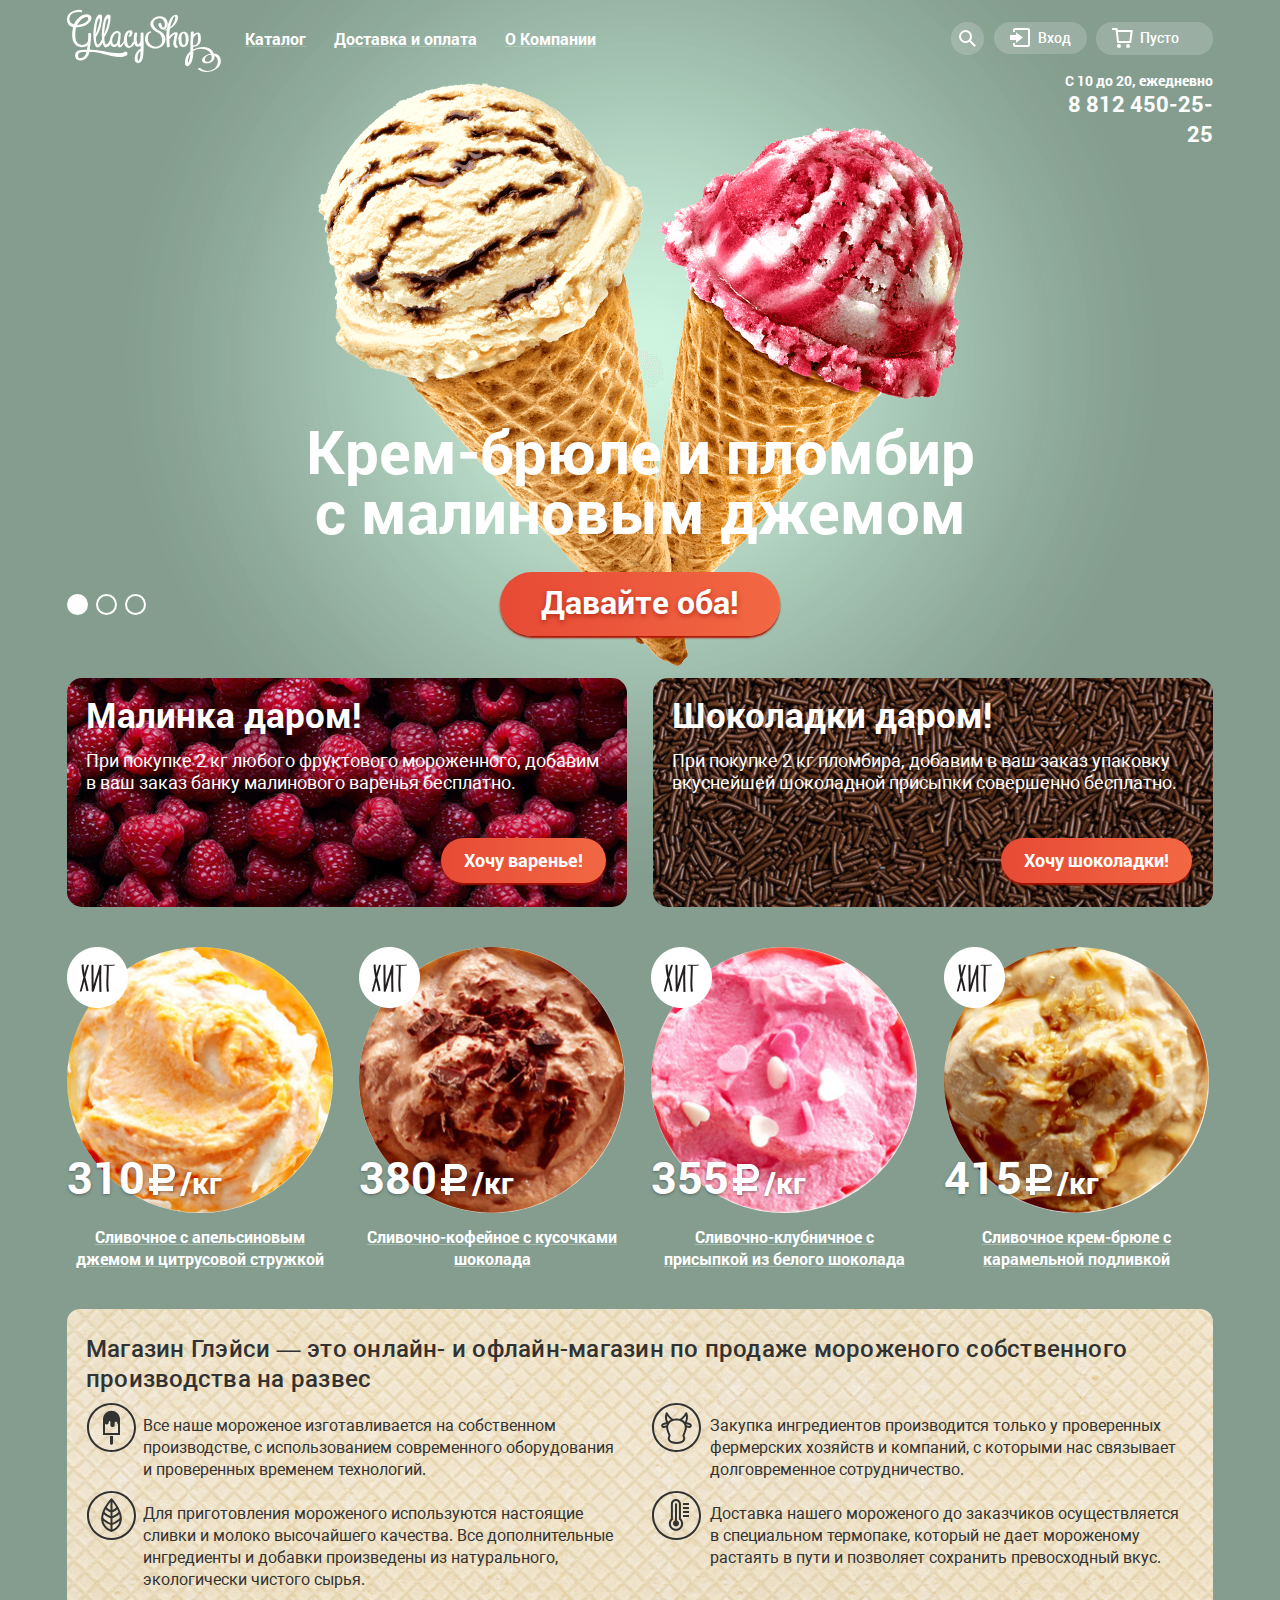
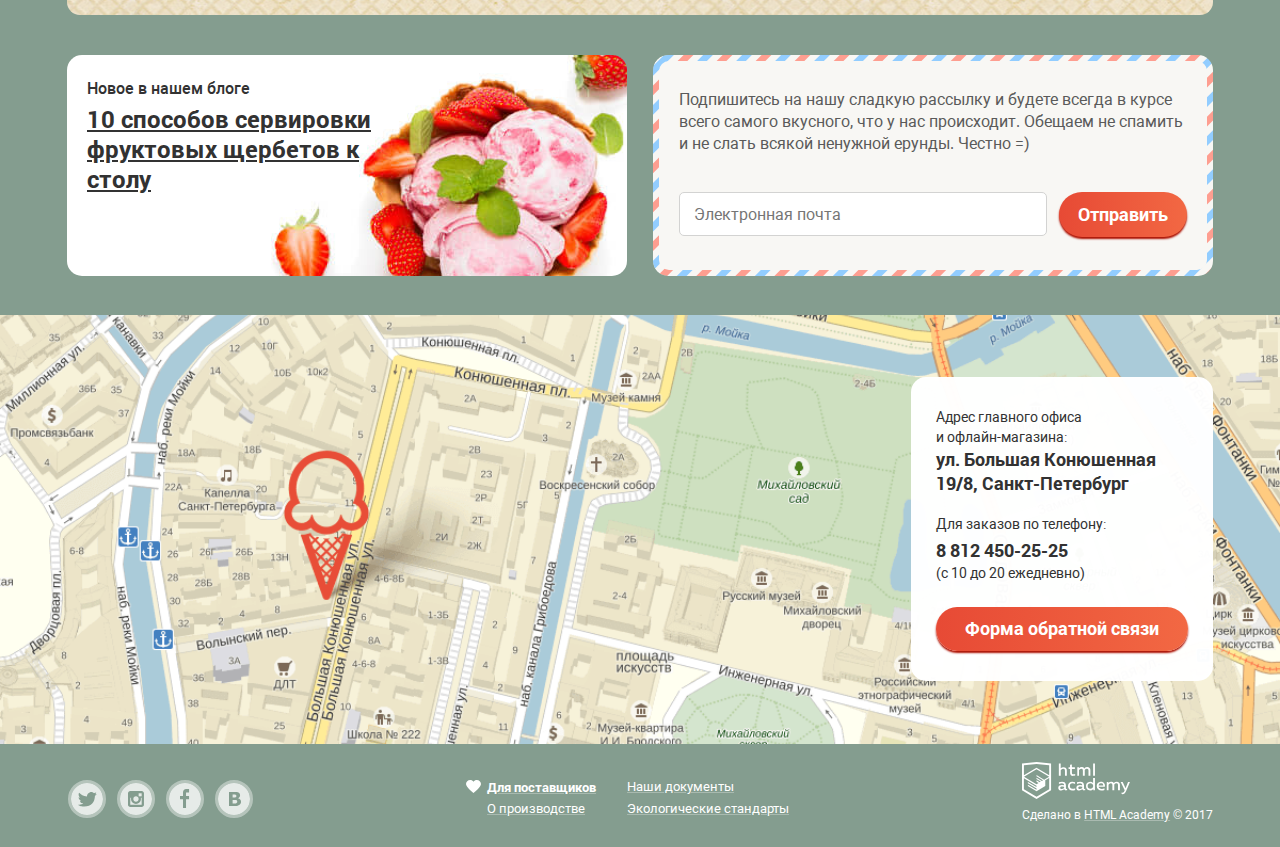
<file: index.html>
<!DOCTYPE html>
<html lang="ru">

<head>
  <meta charset="utf-8">
  <title>HTML Academy: Глейси</title>

  <link rel="stylesheet" href="css/normalize.min.css">
  <link rel="stylesheet" href="css/style.min.css">

  <!-- <link href="https://fonts.googleapis.com/css?family=Roboto:400,500,700&amp;subset=cyrillic" rel="stylesheet"> -->

</head>

<body>
  <input class="visually-hidden" type="radio" id="slider__radio-1" name="toggle" checked>
  <input class="visually-hidden" type="radio" id="slider__radio-2" name="toggle">
  <input class="visually-hidden" type="radio" id="slider__radio-3" name="toggle">
  <div class="slider-wrapper">
    <header class="page-header container">
      <a class="main-logo">
        <img class="main-logo__img" src="img/logo.svg" width="154" height="64" alt="Логотип Глейси">
      </a>
      <nav class="main-navigation">
        <ul class="main-menu">
          <li class="main-menu__item">
            <a class="main-menu__link" href="#">Каталог</a>
            <ul class="menu-catalog">
              <li class="menu-catalog__item">
                <a class="menu-catalog__link menu-catalog__link--new" href="#">Новинки</a>
              </li>
              <li class="menu-catalog__item">
                <a class="menu-catalog__link" href="catalog.html">Сливочное</a>
              </li>
              <li class="menu-catalog__item">
                <a class="menu-catalog__link" href="#">Щербеты</a>
              </li>
              <li class="menu-catalog__item">
                <a class="menu-catalog__link" href="#">Фруктовый лед</a>
              </li>
              <li class="menu-catalog__item">
                <a class="menu-catalog__link menu-catalog__link--last" href="#">Мелорин</a>
              </li>
            </ul>
          </li>
          <li class="main-menu__item">
            <a class="main-menu__link" href="#">Доставка и оплата</a>
          </li>
          <li class="main-menu__item">
            <a class="main-menu__link" href="#">О Компании</a>
          </li>
        </ul>
        <ul class="user-navigation">
          <li class="user-navigation__item search">
            <div class="user-navigation__icon search__icon" tabindex="0">
              <svg class="search__img" xmlns="http://www.w3.org/2000/svg" xmlns:xlink="http://www.w3.org/1999/xlink" width="17" height="17"
                viewBox="0 0 17 17">
                <path class="user-navigation__img-color search__img-color" fill="#fff" d="M16.958 15.527L11.75 10.32A6.455 6.455 0 0 0 13 6.5 6.5 6.5 0 1 0 6.5 13a6.465 6.465 0 0 0 3.839-1.263l5.205 5.204 1.414-1.414zM6.5 11C4.019 11 2 8.981 2 6.5S4.019 2 6.5 2 11 4.019 11 6.5 8.981 11 6.5 11z"
                />
              </svg>
            </div>
            <div class="user-navigation__inner search-container">
              <form class="search-form" method="get" action="https://echo.htmlacademy.ru">
                <p class="input-inner">
                  <input class="input search-form__input" type="text" name="search" id="search" placeholder="Что ищем?">
                  <label class="visually-hidden" for="search">Что ищем?</label>
                </p>
                <input class="visually-hidden" type="submit" value="отправить">
              </form>
            </div>
          </li>
          <li class="user-navigation__item login">
            <div class="user-navigation__icon" tabindex="0">
              <svg class="login__img" xmlns="http://www.w3.org/2000/svg" xmlns:xlink="http://www.w3.org/1999/xlink" width="21" height="19"
                viewBox="0 0 21 19">
                <g class="user-navigation__img-color login__img-color" fill="#fff">
                  <path d="M6 14.875L12.917 9.5 6 4.125v2.917H-.042v4.917H6z" />
                  <path d="M18 0H5C3.9 0 3 .9 3 2v2h2V2h13v15H5v-2H3v2c0 1.1.9 2 2 2h13c1.1 0 2-.9 2-2V2c0-1.1-.9-2-2-2z" />
                </g>
              </svg>
              <span class="user-navigation__text">Вход</span>
            </div>
            <div class="user-navigation__inner login-container">
              <form class="login-form" method="post" action="https://echo.htmlacademy.ru">
                <p class="input-inner login-form__item">
                  <input class="input login-form__input" type="email" name="email" id="login-form__email" placeholder="Электронная почта" required>
                  <label class="visually-hidden" for="login-form__email">Электронная почта</label>
                </p>
                <p class="input-inner login-form__item">
                  <input class="input login-form__input" type="password" name="password" id="login-form__password" placeholder="Пароль" required>
                  <label class="visually-hidden" for="login-form__password">Пароль</label>
                </p>
                <input class="button login-form__btn" type="submit" value="Войти">
              </form>
              <div class="login__links">
                <a class="link-black login__link" href="#">Забыли пароль?</a>
                <a class="link-black login__link" href="#">Новая регистрация</a>
              </div>
            </div>
          </li>
          <li class="user-navigation__item basket">
            <a class="user-navigation__icon basket__link" href="#" aria-label="Корзина">
              <svg class="basket__img" version="1.1" id="Layer_1" xmlns="http://www.w3.org/2000/svg" xmlns:xlink="http://www.w3.org/1999/xlink"
                x="0px" y="0px" width="21px" height="20px" viewBox="0 0 21 20" enable-background="new 0 0 21 20" xml:space="preserve">
                <g class="user-navigation__img-color" fill="#ffffff">
                  <path d="M5.657,2.031L5.422,0H0v2h3.64l1.5,13h13.988l1.699-12.969H5.657z M17.372,13H6.922L5.888,4.031h12.66
                  L17.372,13z"></path>
                  <circle cx="6.984" cy="18" r="2"></circle>
                  <circle cx="15.984" cy="18" r="2"></circle>
                </g>
              </svg>
              <span class="user-navigation__text">Пусто</span>
            </a>
          </li>
        </ul>
      </nav>
      <p class="work-time">
        С 10 до 20, ежедневно
        <br>
        <b class="work-time__phone">8 812 450-25-25</b>
      </p>
    </header>
    <main class="content">
      <div class="container">
        <h1 class="visually-hidden">Магазин мороженного Gllacy</h1>
        <section class="slider">
          <h2 class=visually-hidden>Самые популярные наборы</h2>
          <div class="slider__controls">
            <label class="slider__radio" for="slider__radio-1" aria-label="первый слайд"></label>
            <label class="slider__radio" for="slider__radio-2" aria-label="второй слайд"></label>
            <label class="slider__radio" for="slider__radio-3" aria-label="третий слайд"></label>
          </div>
          <ul class="slider__inner">
            <li class="slider__slide">
              <h3 class="slider__subtitle">Крем-брюле и пломбир с малиновым джемом</h3>
              <a class="button slider__button" href="#">Давайте оба!</a>
            </li>
            <li class="slider__slide">
              <h3 class="slider__subtitle">Шоколадный пломбир и лимонный сорбет</h3>
              <a class="button slider__button" href="#">Давайте оба!</a>
            </li>
            <li class="slider__slide">
              <h3 class="slider__subtitle">Пломбир с помадкой и клубничный щербет</h3>
              <a class="button slider__button" href="#">Давайте оба!</a>
            </li>
          </ul>
        </section>
        <!-- Конец слайдера -->
        <!-- Банеры -->
        <section class="stock">
          <h2 class="visually-hidden">Акции</h2>
          <article class="banner banner-raspberries">
            <h3 class="banner__title">Малинка даром!</h3>
            <p class="banner__text">
              При покупке 2 кг любого фруктового мороженного, добавим в ваш заказ банку малинового варенья бесплатно.
            </p>
            <a class="banner__button button" href="#">Хочу варенье!</a>
          </article>
          <article class="banner banner-chocolate">
            <h3 class="banner__title">Шоколадки даром!</h3>
            <p class="banner__text">
              При покупке 2 кг пломбира, добавим в ваш заказ упаковку вкуснейшей шоколадной присыпки совершенно бесплатно.
            </p>
            <a class="banner__button button" href="#">Хочу шоколадки!</a>
          </article>
        </section>
        <!-- Конец банеров -->
        <!-- Хиты -->
        <section class="hit">
          <h2 class="visually-hidden">Популярные товары</h2>
          <ul class="hit__list">
            <li class="hit__item">
              <article class="ice-cream ice-cream--hit">
                <img src="img/ice-orange.jpg" alt="Фото мороженного" width="267" height="267" class="ice-cream__img">
                <p class="ice-cream__price">310
                  <b class="rub">Р</b>
                  <span class="units">/кг</span>
                </p>
                <h3 class="ice-cream__name">
                  <a class="link-white ice-cream__link" href="#">
                    Сливочное с апельсиновым джемом и цитрусовой стружкой
                  </a>
                </h3>
                <div class="button-wrapper">
                  <a href="#" class="button ice-cream__button">Быстрый просмотр</a>
                </div>
              </article>
            </li>
            <li class="hit__item">
              <article class="ice-cream ice-cream--hit">
                <img src="img/ice-coffe.jpg" alt="Фото мороженного" width="267" height="267" class="ice-cream__img">
                <p class="ice-cream__price">380
                  <b class="rub">Р</b>
                  <span class="units">/кг</span>
                </p>
                <h3 class="ice-cream__name">
                  <a class="link-white ice-cream__link" href="#">
                    Сливочно-кофейное с кусочками шоколада
                  </a>
                </h3>
                <div class="button-wrapper">
                  <a href="#" class="button ice-cream__button">Быстрый просмотр</a>
                </div>
              </article>
            </li>
            <li class="hit__item">
              <article class="ice-cream ice-cream--hit">
                <img src="img/ice-strawberry.jpg" alt="Фото мороженного" width="267" height="267" class="ice-cream__img">
                <p class="ice-cream__price">355
                  <b class="rub">Р</b>
                  <span class="units">/кг</span>
                </p>
                <h3 class="ice-cream__name">
                  <a class="link-white ice-cream__link" href="#">
                    Сливочно-клубничное с присыпкой из белого шоколада
                  </a>
                </h3>
                <div class="button-wrapper">
                  <a href="#" class="button ice-cream__button">Быстрый просмотр</a>
                </div>
              </article>
            </li>
            <li class="hit__item">
              <article class="ice-cream ice-cream--hit">
                <img src="img/ice-creme-brulee.jpg" alt="Фото мороженного" width="267" height="267" class="ice-cream__img">
                <p class="ice-cream__price">415
                  <b class="rub">Р</b>
                  <span class="units">/кг</span>
                </p>
                <h3 class="ice-cream__name">
                  <a class="link-white ice-cream__link" href="#">
                    Сливочное крем-брюле с карамельной подливкой
                  </a>
                </h3>
                <div class="button-wrapper">
                  <a href="#" class="button ice-cream__button">Быстрый просмотр</a>
                </div>
              </article>
            </li>
          </ul>
        </section>
        <!-- Конец хитов -->
        <!-- Блок преимуществ -->
        <section class="about-us">
          <h2 class="visually-hidden">О нас</h2>
          <p class="about-us__text">
            Магазин Глэйси &mdash; это онлайн- и офлайн-магазин по продаже мороженого собственного производства на развес
          </p>
          <ul class="about-us__features features">
            <li class="features__item">
              <p class="features__text">
                Все наше мороженое изготавливается на собственном производстве, с использованием современного оборудования и проверенных
                временем технологий.
              </p>
            </li>
            <li class="features__item">
              <p class="features__text">
                Закупка ингредиентов производится только у проверенных фермерских хозяйств и компаний, с которыми нас связывает долговременное
                сотрудничество.
              </p>
            </li>
            <li class="features__item">
              <p class="features__text">
                Для приготовления мороженого используются настоящие сливки и молоко высочайшего качества. Все дополнительные ингредиенты
                и добавки произведены из натурального, экологически чистого сырья.
              </p>
            </li>
            <li class="features__item">
              <p class="features__text">
                Доставка нашего мороженого до заказчиков осуществляется в специальном термопаке, который не дает мороженому растаять в пути
                и позволяет сохранить превосходный вкус.
              </p>
            </li>
          </ul>
        </section>
        <!-- Конец блока преимуществ -->
        <div class="row-container">
          <article class="row-container__item blog">
            <h2 class="blog__title">Новое в нашем блоге</h2>
            <a class="link-black blog__link" href="#">10 способов сервировки фруктовых щербетов к столу</a>
          </article>
          <section class="row-container__item mail">
            <h2 class="visually-hidden">Подписаться на рассылку</h2>
            <div class="mail__inner">
              <p class="mail__text">
                Подпишитесь на нашу сладкую рассылку и будете всегда в курсе всего самого вкусного, что у нас происходит. Обещаем не спамить
                и не слать всякой ненужной ерунды. Честно =)
              </p>
              <form class="mail-form" method="get" action="https://echo.htmlacademy.ru">
                <p class="input-inner mail-form__inner">
                  <input class="input mail__input" type="email" name="mail" id="mail-form" placeholder="Электронная почта" required>
                  <label class="visually-hidden" for="mail-form">Электронная почта</label>
                </p>
                <input class="button mail__button" type="submit" value="Отправить">
              </form>
            </div>
          </section>
        </div>
      </div>
      <!-- Блок карты -->
      <div class="container contacts-container">
        <div class="contacts">
          <p class="contacts__address">
            Адрес главного офиса
            <br /> и офлайн-магазина:
            <br />
            <span class="bold">ул. Большая Конюшенная 19/8, Санкт-Петербург</span>
          </p>
          <p class="contacts__phone">
            Для заказов по телефону:
            <br />
            <span class="bold phone">8 812 450-25-25</span>
            (с 10 до 20 ежедневно)
          </p>
          <a class="button contacts__button" href="feedback.html">Форма обратной связи</a>
        </div>
      </div>
      <section class="map">
        <h2 class="visually-hidden">Как нас найти</h2>
        <iframe class="map__yandex" src="https://yandex.ru/map-widget/v1/-/CBa77JtT9B" width="900" height="429"></iframe>
      </section>
      <!-- Конец блока карты -->
    </main>
    <footer class="page-footer container">
      <ul class="footer-social">
        <li class="footer-social__btn">
          <a class="footer-social__link" href="#" aria-label="твиттер">
            <img src="img/twitter.svg" width="32" height="32" alt="твиттер">
          </a>
        </li>
        <li class="footer-social__btn">
          <a class="footer-social__link" href="#" aria-label="инстаграмм">
            <img src="img/instagram.svg" width="32" height="32" alt="инстаграмм">
          </a>
        </li>
        <li class="footer-social__btn">
          <a class="footer-social__link" href="#" aria-label="фейсбук">
            <img src="img/fb.svg" width="32" height="32" alt="фейсбук">
          </a>
        </li>
        <li class="footer-social__btn">
          <a class="footer-social__link" href="#" aria-label="вконтакте">
            <img src="img/vk.svg" width="32" height="32" alt="вконтакте">
          </a>
        </li>
      </ul>
      <ul class="footer-navigation">
        <li class="footer-navigation__items">
          <a class="link-white footer-navigation__link footer-navigation__link--bold" href="#">Для поставщиков</a>
          <a class="link-white footer-navigation__link" href="#">О производстве</a>
        </li>
        <li class="footer-navigation__items">
          <a class="link-white footer-navigation__link" href="#">Наши документы</a>
          <a class="link-white footer-navigation__link" href="#">Экологические стандарты</a>
        </li>
      </ul>
      <div class="copyright">
        <a class="copyright-logo" href="https://up.htmlacademy.ru/htmlcss/19">
          <img class="copyright__img" src="img/logo-htmlacademy.svg" width="108" height="39" alt="логотип htmlacademy" />
        </a>
        <p class="copyright__text">
          Сделано в
          <a class="link-white copyright__link" href="https://up.htmlacademy.ru/htmlcss/19">HTML Academy</a>
          &#169; 2017
        </p>
      </div>
    </footer>
  </div>
  <!-- всплывающее окно -->
  <section class="modal feedback">
    <h2 class="visually-hidden">Форма для отзыва</h2>
    <p class="feedback__text">
      Мы обязательно вам ответим!
    </p>
    <form class="feedback-form" method="post" action="https://echo.htmlacademy.ru">
      <p class="input-inner feedback-form__inner">
        <input class="input feedback-form__input" type="text" name="name" id="feedback-name" placeholder="Как вас зовут?">
        <label class="visually-hidden" for="feedback-name">Как вас зовут?</label>
      </p>
      <p class="input-inner feedback-form__inner">
        <input class="input feedback-form__input" type="email" name="feedback-email" id="feedback-email" placeholder="Ваша почта для ответа?">
        <label class="visually-hidden" for="feedback-email">Ваша почта для ответа?</label>
      </p>
      <p class="input-inner feedback-form__inner">
        <textarea class="input feedback-form__textarea" id="feedback-text" name="feedback-text" rows="6" placeholder="Напишите что-нибудь..." required></textarea>
        <label class="visually-hidden" for="feedback-text">Напишите что-нибудь...</label>
      </p>
      <input class="button feedback-form__btn" type="submit" value="Отправить" />
    </form>
    <button class="modal-close" aria-label="Закрыть окно">
      <img src="img/cross-big.svg" alt="Закрыть окно" width="18" height="17">
    </button>
  </section>
  <div class="modal-backdrop"></div>

  <script src="js/script.min.js"></script>

</body>

</html>
</file>
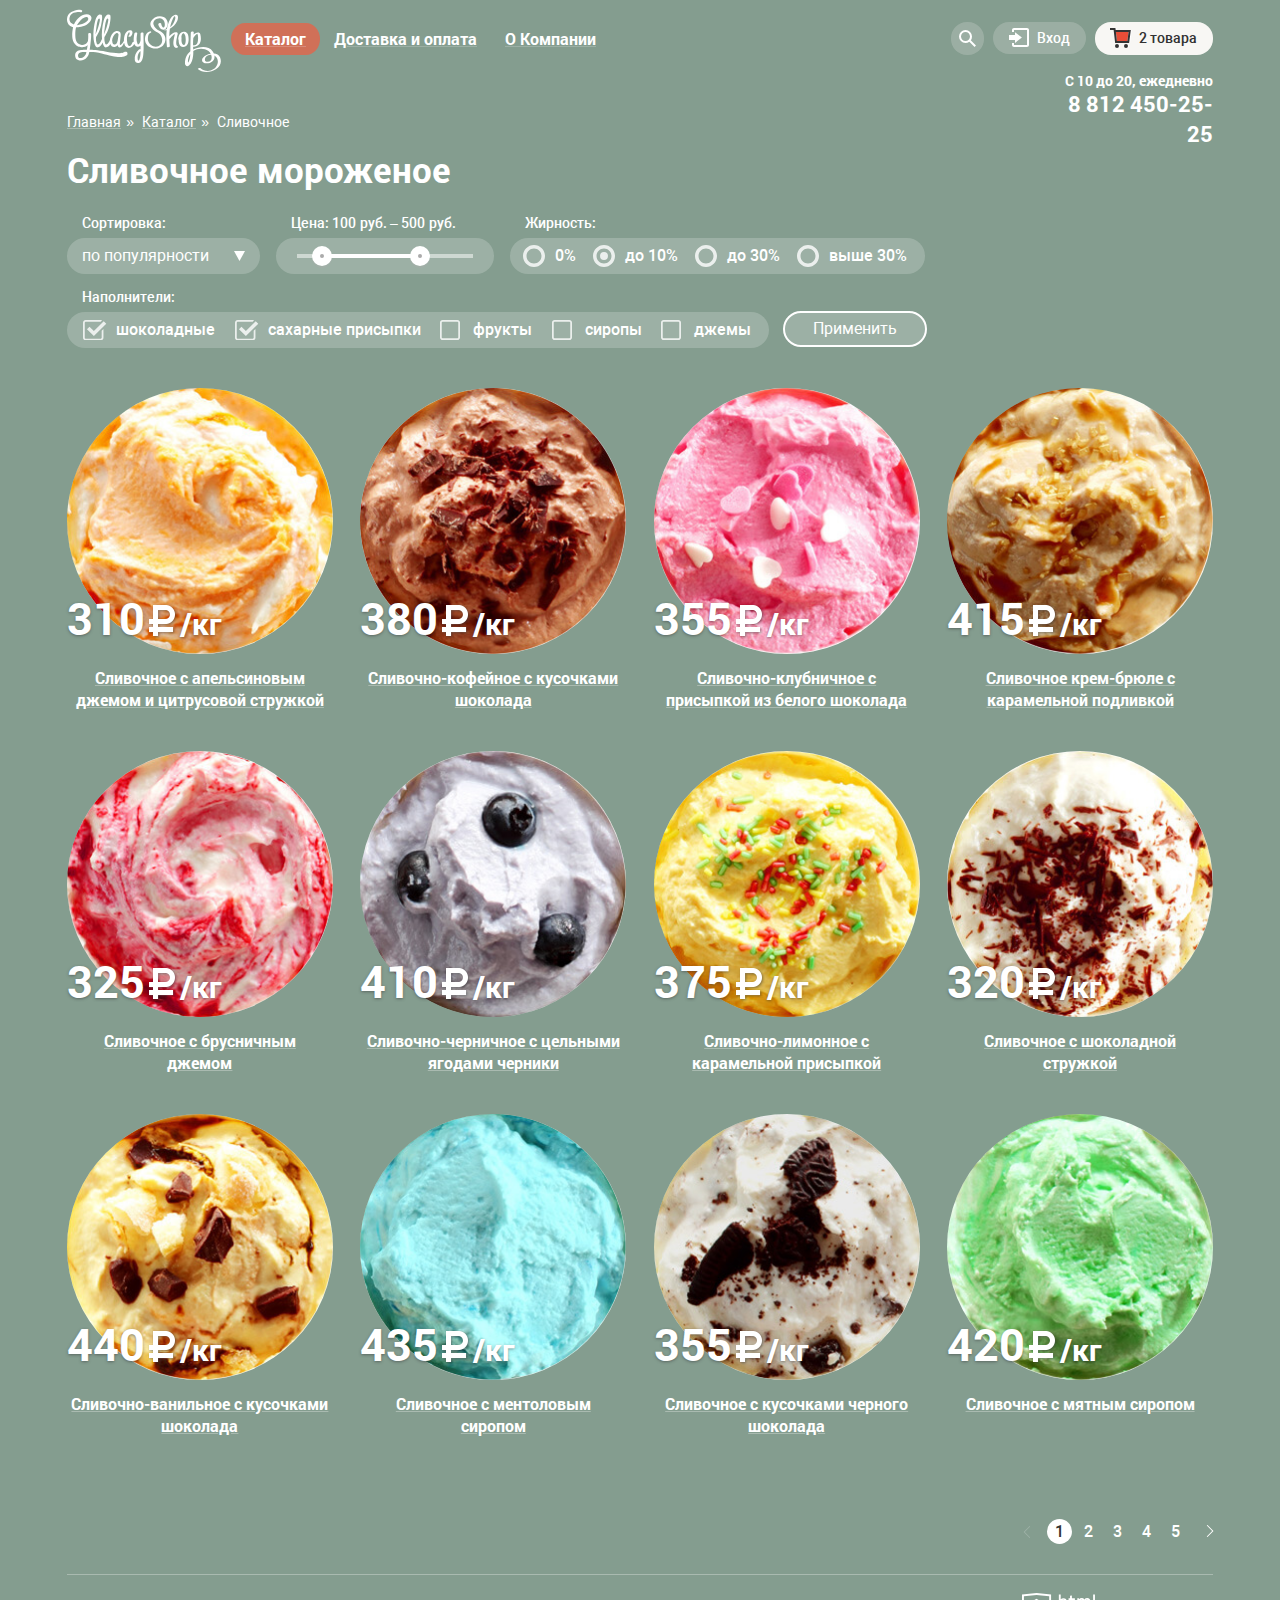
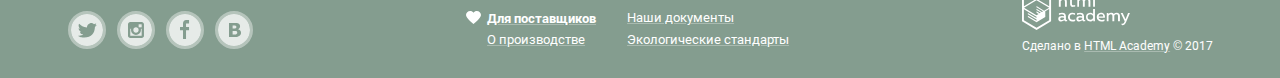
<file: catalog.html>
<!DOCTYPE html>
<html lang="ru">

<head>
  <meta charset="utf-8">
  <title>HTML Academy: Глейси</title>

  <link rel="stylesheet" href="css/normalize.min.css">
  <link rel="stylesheet" href="css/style.min.css">

  <!-- <link href="https://fonts.googleapis.com/css?family=Roboto:400,500,700&amp;subset=cyrillic" rel="stylesheet"> -->

</head>

<body>
  <header class="page-header container">
    <a class="main-logo" href="index.html">
      <img class="main-logo__img" src="img/logo.svg" width="154" height="64" alt="Логотип Глейси">
    </a>
    <nav class="main-navigation">
      <ul class="main-menu">
        <li class="main-menu__item">
          <a class="main-menu__link mein-menu__link--active" href="#">Каталог</a>
          <ul class="menu-catalog">
            <li class="menu-catalog__item">
              <a class="menu-catalog__link menu-catalog__link--new" href="#">Новинки</a>
            </li>
            <li class="menu-catalog__item menu-catalog__item--active">
              <a class="menu-catalog__link menu-catalog__link--active">Сливочное</a>
            </li>
            <li class="menu-catalog__item">
              <a class="menu-catalog__link" href="#">Щербеты</a>
            </li>
            <li class="menu-catalog__item">
              <a class="menu-catalog__link" href="#">Фруктовый лед</a>
            </li>
            <li class="menu-catalog__item">
              <a class="menu-catalog__link menu-catalog__link--last" href="#">Мелорин</a>
            </li>
          </ul>
        </li>
        <li class="main-menu__item">
          <a class="main-menu__link" href="#">Доставка и оплата</a>
        </li>
        <li class="main-menu__item">
          <a class="main-menu__link" href="#">О Компании</a>
        </li>
      </ul>
      <ul class="user-navigation">
        <li class="user-navigation__item search">
          <div class="user-navigation__icon search__icon" tabindex="0">
            <svg class="search__img" xmlns="http://www.w3.org/2000/svg" xmlns:xlink="http://www.w3.org/1999/xlink" width="17" height="17"
              viewBox="0 0 17 17">
              <path class="user-navigation__img-color search__img-color" fill="#fff" d="M16.958 15.527L11.75 10.32A6.455 6.455 0 0 0 13 6.5 6.5 6.5 0 1 0 6.5 13a6.465 6.465 0 0 0 3.839-1.263l5.205 5.204 1.414-1.414zM6.5 11C4.019 11 2 8.981 2 6.5S4.019 2 6.5 2 11 4.019 11 6.5 8.981 11 6.5 11z"
              />
            </svg>
          </div>
          <div class="user-navigation__inner search-container">
            <form class="search-form" method="get" action="https://echo.htmlacademy.ru">
              <p class="input-inner">
                <input class="input search-form__input" type="text" name="search" id="search" placeholder="Что ищем?">
                <label class="visually-hidden" for="search">Что ищем?</label>
              </p>
              <input class="visually-hidden" type="submit" value="отправить">
            </form>
          </div>
        </li>
        <li class="user-navigation__item login">
          <div class="user-navigation__icon" tabindex="0">
            <svg class="login__img" xmlns="http://www.w3.org/2000/svg" xmlns:xlink="http://www.w3.org/1999/xlink" width="21" height="19"
              viewBox="0 0 21 19">
              <g class="user-navigation__img-color login__img-color" fill="#fff">
                <path d="M6 14.875L12.917 9.5 6 4.125v2.917H-.042v4.917H6z" />
                <path d="M18 0H5C3.9 0 3 .9 3 2v2h2V2h13v15H5v-2H3v2c0 1.1.9 2 2 2h13c1.1 0 2-.9 2-2V2c0-1.1-.9-2-2-2z" />
              </g>
            </svg>
            <span class="user-navigation__text">Вход</span>
          </div>
          <div class="user-navigation__inner login-container">
            <form class="login-form" method="post" action="https://echo.htmlacademy.ru">
              <p class="input-inner login-form__item">
                <input class="input login-form__input" type="email" name="email" id="login-form__email" placeholder="Электронная почта" required>
                <label class="visually-hidden" for="login-form__email">Электронная почта</label>
              </p>
              <p class="input-inner login-form__item">
                <input class="input login-form__input" type="password" name="password" id="login-form__password" placeholder="Пароль" required>
                <label class="visually-hidden" for="login-form__password">Пароль</label>
              </p>
              <input class="button login-form__btn" type="submit" value="Войти">
            </form>
            <div class="login__links">
              <a class="link-black login__link" href="#">Забыли пароль?</a>
              <a class="link-black login__link" href="#">Новая регистрация</a>
            </div>
          </div>
        </li>
        <li class="user-navigation__item basket basket--full">
          <a class="user-navigation__icon basket__link basket__link--full" href="#" aria-label="Корзина">
            <svg class="basket__img" version="1.1" id="Layer_1" xmlns="http://www.w3.org/2000/svg" xmlns:xlink="http://www.w3.org/1999/xlink"
              x="0px" y="0px" width="21px" height="20px" viewBox="0 0 21 20" enable-background="new 0 0 21 20" xml:space="preserve">
              <g class="user-navigation__img-color" fill="#ffffff">
                <path d="M5.657,2.031L5.422,0H0v2h3.64l1.5,13h13.988l1.699-12.969H5.657z M17.372,13H6.922L5.888,4.031h12.66 L17.372,13z"></path>
                <circle cx="6.984" cy="18" r="2"></circle>
                <circle cx="15.984" cy="18" r="2"></circle>
              </g>
            </svg>
            <span class="user-navigation__text">2 товара</span>
          </a>
          <div class="user-navigation__inner basket-container">
            <table class="basket-table">
              <tr class="basket-table__row">
                <td class="basket-table__cell">
                  <a class="basket-table__delete" href="#" aria-label="удалить товар">
                    <img src="img/cross-small.svg" alt="удалить товар" width="11" height="11">
                  </a>
                </td>
                <td class="basket-table__cell">
                  <img class="basket-table__thumb" src="img/ice-orange.jpg" width="33" height="33" alt="иконка товара">
                </td>
                <td class="basket-table__cell">
                  <p class="basket-table__name">Пломбир с апельсиновым джемом</p>
                </td>
                <td class="basket-table__cell">
                  <p class="basket-table__weight">1,5 кг x
                    <span class="grey">200 руб.</span>
                  </p>
                </td>
                <td class="basket-table__cell">
                  <p class="basket-table__sum">300 руб.</p>
                </td>
              </tr>
              <tr class="basket-table__row">
                <td class="basket-table__cell">
                  <a class="basket-table__delete" href="#" aria-label="удалить товар">
                    <img src="img/cross-small.svg" alt="удалить товар" width="11" height="11">
                  </a>
                </td>
                <td class="basket-table__cell">
                  <img class="basket-table__thumb" src="img/ice-strawberry.jpg" width="33" height="33" alt="иконка товара">
                </td>
                <td class="basket-table__cell">
                  <p class="basket-table__name">Клубничный пломбир с присыпкой из белого шоколада</p>
                </td>
                <td class="basket-table__cell">
                  <p class="basket-table__weight">1,5 кг x
                    <span class="grey">300 руб.</span>
                  </p>
                </td>
                <td class="basket-table__cell">
                  <p class="basket-table__sum">450 руб.</p>
                </td>
              </tr>
            </table>
            <p class="basket__total">Итого: 750 руб.</p>
            <a class="button basket__button" href="#">Оформить заказ</a>
          </div>
        </li>
      </ul>
    </nav>
    <ul class="breadcrumbs">
      <li class="breadcrumbs__item">
        <a class="link-white" href="index.html">Главная</a>
      </li>
      <li class="breadcrumbs__item">
        <a class="link-white" href="#">Каталог</a>
      </li>
      <li class="breadcrumbs__item">Сливочное</li>
    </ul>
    <p class="work-time">
      С 10 до 20, ежедневно
      <br>
      <b class="work-time__phone">8 812 450-25-25</b>
    </p>
  </header>

  <main>
    <div class="container">
      <h1 class="title">Сливочное мороженое</h1>
      <form class="filters-form" method="get" action="https://echo.htmlacademy.ru">
        <div class="filters-form__row">
          <div class="filters-form__item form-item">
            <label class="form-item__name" for="filter-sorting">Сортировка:</label>
            <select class="form-item__filter filter filter--sorting" aria-label="сортировка" id="filter-sorting" name="sorting">
              <option selected value="popular">по популярности</option>
              <option value="cheap">сначала недорогие</option>
              <option value="expensive">сначала дорогие</option>
              <option value="fat-content">по жирности</option>
            </select>
          </div>
          <div class="filters-form__item form-item">
            <div class="form-item__name">
              <span>Цена: </span>
              <label class="visually-hidden" for="from">от</label>
              <input class="form-item__price form-item__price--from" type="text" id="from" name="from" value="100">
              <span>руб. – </span>
              <label class="visually-hidden" for="to">до</label>
              <input class="form-item__price form-item__price--to" type="text" id="to" name="to" value="500">
              <span>руб.</span>
              <button class="visually-hidden" type="submit">Показать</button>
            </div>
            <div class="form-item__filter filter filter--range">
              <div class="filter__base-line">
                <div class="filter__second-line"></div>
              </div>
              <button class="filter__btn filter__btn--left">Минимальная цена</button>
              <button class="filter__btn filter__btn--right">Максимальная цена</button>
            </div>
          </div>
          <fieldset class="filters-form__item form-item">
            <legend class="form-item__name">Жирность:</legend>
            <p class="form-item__filter filter filter--radio">
              <input class="filter__input" type="radio" id="0%" name="fat-content" value="0">
              <label class="filter__name filter__name--radio" for="0%">0%</label>
              <input class="filter__input" type="radio" id="10%" name="fat-content" value="10" checked>
              <label class="filter__name filter__name--radio" for="10%">до 10%</label>
              <input class="filter__input" type="radio" id="30%" name="fat-content" value="30">
              <label class="filter__name filter__name--radio" for="30%">до 30%</label>
              <input class="filter__input" type="radio" id=">30%" name="fat-content" value="100">
              <label class="filter__name filter__name--radio" for=">30%">выше 30%</label>
            </p>
          </fieldset>
        </div>
        <fieldset class="filters-form__item form-item">
          <legend class="form-item__name">Наполнители:</legend>
          <p class="form-item__filter filter filter--checkbox">
            <input class="filter__input" type="checkbox" id="chocolate" name="filler" value="chocolate" checked>
            <label class="filter__name filter__name--checkbox" for="chocolate">шоколадные</label>
            <input class="filter__input" type="checkbox" id="sugar" name="filler" value="sugar" checked>
            <label class="filter__name filter__name--checkbox" for="sugar">сахарные присыпки</label>
            <input class="filter__input" type="checkbox" id="fruit" name="filler" value="fruit">
            <label class="filter__name filter__name--checkbox" for="fruit">фрукты</label>
            <input class="filter__input" type="checkbox" id="syrup" name="filler" value="syrup">
            <label class="filter__name filter__name--checkbox" for="syrup">сиропы</label>
            <input class="filter__input" type="checkbox" id="jam" name="filler" value="jam">
            <label class="filter__name filter__name--checkbox" for="jam">джемы</label>
          </p>
        </fieldset>
        <input class="filters-form__btn" type="submit" value="Применить">
      </form>

      <section class="catalog">
        <h2 class="visually-hidden">Каталог мороженного</h2>
        <ul class="catalog__list">
          <li class="catalog__item">
            <article class="ice-cream">
              <img src="img/ice-orange.jpg" alt="Фото мороженного" width="267" height="267" class="ice-cream__img">
              <p class="ice-cream__price">310
                <b class="rub">Р</b>
                <span class="units">/кг</span>
              </p>
              <h3 class="ice-cream__name">
                <a class="link-white ice-cream__link" href="#">
                  Сливочное с апельсиновым джемом и цитрусовой стружкой
                </a>
              </h3>
              <div class="button-wrapper">
                <a href="#" class="button ice-cream__button">Быстрый просмотр</a>
              </div>
            </article>
          </li>
          <li class="catalog__item">
            <article class="ice-cream">
              <img src="img/ice-coffe.jpg" alt="Фото мороженного" width="267" height="267" class="ice-cream__img">
              <p class="ice-cream__price">380
                <b class="rub">Р</b>
                <span class="units">/кг</span>
              </p>
              <h3 class="ice-cream__name">
                <a class="link-white ice-cream__link" href="#">
                  Сливочно-кофейное с кусочками шоколада
                </a>
              </h3>
              <div class="button-wrapper">
                <a href="#" class="button ice-cream__button">Быстрый просмотр</a>
              </div>
            </article>
          </li>
          <li class="catalog__item">
            <article class="ice-cream">
              <img src="img/ice-strawberry.jpg" alt="Фото мороженного" width="267" height="267" class="ice-cream__img">
              <p class="ice-cream__price">355
                <b class="rub">Р</b>
                <span class="units">/кг</span>
              </p>
              <h3 class="ice-cream__name">
                <a class="link-white ice-cream__link" href="#">
                  Сливочно-клубничное с присыпкой из белого шоколада
                </a>
              </h3>
              <div class="button-wrapper">
                <a href="#" class="button ice-cream__button">Быстрый просмотр</a>
              </div>
            </article>
          </li>
          <li class="catalog__item">
            <article class="ice-cream">
              <img src="img/ice-creme-brulee.jpg" alt="Фото мороженного" width="267" height="267" class="ice-cream__img">
              <p class="ice-cream__price">415
                <b class="rub">Р</b>
                <span class="units">/кг</span>
              </p>
              <h3 class="ice-cream__name">
                <a class="link-white ice-cream__link" href="#">
                  Сливочное крем-брюле с карамельной подливкой
                </a>
              </h3>
              <div class="button-wrapper">
                <a href="#" class="button ice-cream__button">Быстрый просмотр</a>
              </div>
            </article>
          </li>
          <li class="catalog__item">
            <article class="ice-cream">
              <img src="img/ice-cowberry.jpg" alt="Фото мороженного" width="267" height="267" class="ice-cream__img">
              <p class="ice-cream__price">325
                <b class="rub">Р</b>
                <span class="units">/кг</span>
              </p>
              <h3 class="ice-cream__name">
                <a class="link-white ice-cream__link" href="#">
                  Сливочное с брусничным джемом
                </a>
              </h3>
              <div class="button-wrapper">
                <a href="#" class="button ice-cream__button">Быстрый просмотр</a>
              </div>
            </article>
          </li>
          <li class="catalog__item">
            <article class="ice-cream">
              <img src="img/ice-blueberry.jpg" alt="Фото мороженного" width="267" height="267" class="ice-cream__img">
              <p class="ice-cream__price">410
                <b class="rub">Р</b>
                <span class="units">/кг</span>
              </p>
              <h3 class="ice-cream__name">
                <a class="link-white ice-cream__link" href="#">
                  Сливочно-черничное с цельными ягодами черники
                </a>
              </h3>
              <div class="button-wrapper">
                <a href="#" class="button ice-cream__button">Быстрый просмотр</a>
              </div>
            </article>
          </li>
          <li class="catalog__item">
            <article class="ice-cream">
              <img src="img/ice-lemon.jpg" alt="Фото мороженного" width="267" height="267" class="ice-cream__img">
              <p class="ice-cream__price">375
                <b class="rub">Р</b>
                <span class="units">/кг</span>
              </p>
              <h3 class="ice-cream__name">
                <a class="link-white ice-cream__link" href="#">
                  Сливочно-лимонное с карамельной присыпкой
                </a>
              </h3>
              <div class="button-wrapper">
                <a href="#" class="button ice-cream__button">Быстрый просмотр</a>
              </div>
            </article>
          </li>
          <li class="catalog__item">
            <article class="ice-cream">
              <img src="img/ice-chocolate-chips.jpg" alt="Фото мороженного" width="267" height="267" class="ice-cream__img">
              <p class="ice-cream__price">320
                <b class="rub">Р</b>
                <span class="units">/кг</span>
              </p>
              <h3 class="ice-cream__name">
                <a class="link-white ice-cream__link" href="#">
                  Сливочное с шоколадной стружкой
                </a>
              </h3>
              <div class="button-wrapper">
                <a href="#" class="button ice-cream__button">Быстрый просмотр</a>
              </div>
            </article>
          </li>
          <li class="catalog__item">
            <article class="ice-cream">
              <img src="img/ice-vanilla.jpg" alt="Фото мороженного" width="267" height="267" class="ice-cream__img">
              <p class="ice-cream__price">440
                <b class="rub">Р</b>
                <span class="units">/кг</span>
              </p>
              <h3 class="ice-cream__name">
                <a class="link-white ice-cream__link" href="#">
                  Сливочно-ванильное с кусочками шоколада
                </a>
              </h3>
              <div class="button-wrapper">
                <a href="#" class="button ice-cream__button">Быстрый просмотр</a>
              </div>
            </article>
          </li>
          <li class="catalog__item">
            <article class="ice-cream">
              <img src="img/ice-menthol.jpg" alt="Фото мороженного" width="267" height="267" class="ice-cream__img">
              <p class="ice-cream__price">435
                <b class="rub">Р</b>
                <span class="units">/кг</span>
              </p>
              <h3 class="ice-cream__name">
                <a class="link-white ice-cream__link" href="#">
                  Сливочноe с ментоловым сиропом
                </a>
              </h3>
              <div class="button-wrapper">
                <a href="#" class="button ice-cream__button">Быстрый просмотр</a>
              </div>
            </article>
          </li>
          <li class="catalog__item">
            <article class="ice-cream">
              <img src="img/ice-pieces-chocolate.jpg" alt="Фото мороженного" width="267" height="267" class="ice-cream__img">
              <p class="ice-cream__price">355
                <b class="rub">Р</b>
                <span class="units">/кг</span>
              </p>
              <h3 class="ice-cream__name">
                <a class="link-white ice-cream__link" href="#">
                  Сливочное с кусочками черного шоколада
                </a>
              </h3>
              <div class="button-wrapper">
                <a href="#" class="button ice-cream__button">Быстрый просмотр</a>
              </div>
            </article>
          </li>
          <li class="catalog__item">
            <article class="ice-cream">
              <img src="img/ice-mint.jpg" alt="Фото мороженного" width="267" height="267" class="ice-cream__img">
              <p class="ice-cream__price">420
                <b class="rub">Р</b>
                <span class="units">/кг</span>
              </p>
              <h3 class="ice-cream__name">
                <a class="link-white ice-cream__link" href="#">
                  Сливочное с мятным сиропом
                </a>
              </h3>
              <div class="button-wrapper">
                <a href="#" class="button ice-cream__button">Быстрый просмотр</a>
              </div>
            </article>
          </li>
        </ul>
        <ul class="pages">
          <li class="pages__item pages__item--prev pages__item--disabled">
            <a class="pages__link pages__link--prev pages__link--disabled" aria-label="предыдущая страница">
              <svg xmlns="http://www.w3.org/2000/svg" width="8" height="12" viewBox="0 0 8 12">
                <path class="pages__color pages__color--disabled" fill="#C1C6CE"
                d="M7.237 5.642L1.729.133a.506.506 0 1 0-.716.716L6.163 6l-5.151 5.15a.507.507 0 0 0 .716.717l5.509-5.509a.504.504 0 0 0 0-.716z" />
              </svg>
            </a>
          </li>
          <li class="pages__item pages__item--active">
            <a class="pages__link pages__link--active">1</a>
          </li>
          <li class="pages__item">
            <a class="pages__link" href="#">2</a>
          </li>
          <li class="pages__item">
            <a class="pages__link" href="#">3</a>
          </li>
          <li class="pages__item">
            <a class="pages__link" href="#">4</a>
          </li>
          <li class="pages__item">
            <a class="pages__link" href="#">5</a>
          </li>
          <li class="pages__item pages__item--next">
            <a class="pages__link pages__link--next" href="#" aria-label="следующая страница">
              <svg xmlns="http://www.w3.org/2000/svg" width="8" height="12" viewBox="0 0 8 12">
                <path class="pages__color" fill="#C1C6CE"
                d="M7.237 5.642L1.729.133a.506.506 0 1 0-.716.716L6.163 6l-5.151 5.15a.507.507 0 0 0 .716.717l5.509-5.509a.504.504 0 0 0 0-.716z" />
              </svg>
            </a>
          </li>
        </ul>
      </section>
    </div>
  </main>

  <footer class="page-footer container">
    <ul class="footer-social">
      <li class="footer-social__btn">
        <a class="footer-social__link" href="#" aria-label="твиттер">
          <img src="img/twitter.svg" width="32" height="32" alt="твиттер">
        </a>
      </li>
      <li class="footer-social__btn">
        <a class="footer-social__link" href="#" aria-label="инстаграмм">
          <img src="img/instagram.svg" width="32" height="32" alt="инстаграмм">
        </a>
      </li>
      <li class="footer-social__btn">
        <a class="footer-social__link" href="#" aria-label="фейсбук">
          <img src="img/fb.svg" width="32" height="32" alt="фейсбук">
        </a>
      </li>
      <li class="footer-social__btn">
        <a class="footer-social__link" href="#" aria-label="вконтакте">
          <img src="img/vk.svg" width="32" height="32" alt="вконтакте">
        </a>
      </li>
    </ul>
    <ul class="footer-navigation">
      <li class="footer-navigation__items">
        <a class="link-white footer-navigation__link footer-navigation__link--bold" href="#">Для поставщиков</a>
        <a class="link-white footer-navigation__link" href="#">О производстве</a>
      </li>
      <li class="footer-navigation__items">
        <a class="link-white footer-navigation__link" href="#">Наши документы</a>
        <a class="link-white footer-navigation__link" href="#">Экологические стандарты</a>
      </li>
    </ul>
    <div class="copyright">
      <a class="copyright-logo" href="https://up.htmlacademy.ru/htmlcss/19">
        <img class="copyright__img" src="img/logo-htmlacademy.svg" width="108" height="39" alt="логотип htmlacademy" />
      </a>
      <p class="copyright__text">
        Сделано в
        <a class="link-white copyright__link" href="https://up.htmlacademy.ru/htmlcss/19">HTML Academy</a>
        &#169; 2017
      </p>
    </div>
  </footer>
</body>

</html>
</file>
<file: css/style.min.css>
.input,body{color:#323232}.banner-chocolate,.banner-raspberries,.rub::after,.slider-wrapper{background-repeat:no-repeat}.banner,.ice-cream,.mail__inner{-webkit-box-orient:vertical;-webkit-box-direction:normal}.mail,.map{background-size:cover}@font-face{font-family:Roboto;font-style:normal;font-weight:400;src:local('Roboto'),local('Roboto-Regular'),url(../fonts/roboto.woff2) format('woff2'),url(../fonts/roboto.woff) format('woff')}@font-face{font-family:Roboto;font-style:normal;font-weight:500;src:local('Roboto Medium'),local('Roboto-Medium'),url(../fonts/robotomedium.woff2) format('woff2'),url(../fonts/robotomedium.woff) format('woff')}@font-face{font-family:Roboto;font-style:normal;font-weight:700;src:local('Roboto Bold'),local('Roboto-Bold'),url(../fonts/robotobold.woff2) format('woff2'),url(../fonts/robotobold.woff) format('woff')}body{min-width:900px;margin:0;padding:0;font-family:Roboto,Arial,sans-serif;font-size:16px;line-height:22px;background-color:#849d8f}.button,.filter--sorting,.filters-form__btn,.input,.page-header{font-family:inherit}img{max-width:100%}.visually-hidden{position:absolute;width:1px;height:1px;margin:-1px;border:0;padding:0;white-space:nowrap;-webkit-clip-path:inset(100%);clip-path:inset(100%);clip:rect(0 0 0 0);overflow:hidden}.container{padding:0 2.3%;min-width:860px;max-width:1146px;margin:0 auto}.input-inner{margin:0}.input{padding:9px 14px;font-size:14px;font-weight:700;line-height:24px;border:1px solid #d3d3d2;border-radius:5px}.input:focus,.input:hover{padding:8px 13px;border:2px solid #9a9a9a}.input:focus{border:2px solid #2e88e4;outline:0}.input::-webkit-input-placeholder{font-weight:400}.input::-moz-placeholder{font-weight:400}.input:-moz-placeholder{font-weight:400}.input:-ms-input-placeholder{font-weight:400}.button{display:block;text-align:center;text-decoration:none;font-weight:700;color:#fff;background-image:linear-gradient(90deg,#e74a35 0,#f26843 100%);box-shadow:0 2px 2px 0 rgba(172,16,0,1);border:none;border-radius:18%/50%}.button:focus,.button:hover{outline:0;background-image:linear-gradient(90deg,rgba(231,74,53,.8) 0,rgba(242,104,67,.8) 100%);background-color:rgba(255,255,255,1)}.button:active{background-image:linear-gradient(90deg,#f26843 0,#e74a35 100%);box-shadow:inset 0 2px 2px 0 rgba(148,39,24,1)}.link-black{color:#323232;-webkit-text-decoration:underline rgba(0,0,0,.3);text-decoration:underline rgba(0,0,0,.3)}.link-black:active,.link-black:focus,.link-black:hover{color:#e84d37;-webkit-text-decoration:underline rgba(236,89,60,.3);text-decoration:underline rgba(236,89,60,.3)}.link-white{color:#fff;-webkit-text-decoration:underline rgba(255,255,255,.3);text-decoration:underline rgba(255,255,255,.3)}.link-white:active,.link-white:focus,.link-white:hover{color:#ffbc9e;-webkit-text-decoration:underline rgba(249,172,159,.3);text-decoration:underline rgba(249,172,159,.3)}.modal-backdrop{position:fixed;top:0;right:0;bottom:0;left:0;display:none;background-color:rgba(0,0,0,.3)}.feedback{position:fixed;top:20%;left:50%;z-index:1;box-sizing:border-box;padding:17px 24px 25px;margin-left:-239px;background-color:#f8f7f4;border-radius:12px;opacity:0;-webkit-transform:scale(0,1);transform:scale(0,1);transition-duration:.6s}.feedback__text{margin:0;font-size:24px;line-height:28px;font-weight:500;color:#323232}.feedback-form__inner{margin:18px 0 20px}.feedback-form__input,.feedback-form__input:focus,.feedback-form__input:hover{box-sizing:border-box;width:267px;height:44px;font-size:16px}.feedback-form__textarea{width:400px;max-width:400px;max-height:210px;padding-top:6px;padding-bottom:5px;line-height:24px}.feedback-form__textarea:focus,.feedback-form__textarea:hover{padding:5px 13px 4px}.feedback-form__btn{padding:10px 23px;margin-left:auto;font-size:18px;line-height:24px}.modal-close{position:absolute;top:15px;right:11px;background-color:transparent;border:none}body.modal-show .feedback,body.modal-show .modal-backdrop{display:block;opacity:1;-webkit-transform:scale(1,1);transform:scale(1,1)}.error{background-color:rgba(255,0,0,.2)}.page-header{position:relative;padding-top:9px;display:-webkit-box;display:flex;-webkit-box-pack:justify;justify-content:space-between;flex-wrap:wrap;-webkit-box-align:center;align-items:center;color:#fff}.main-logo{display:block;margin-right:10px;line-height:11px}.main-navigation{-webkit-box-flex:1;flex-grow:1;-webkit-box-align:center;align-items:center;width:calc(100% - 164px);min-height:37px;display:-webkit-box;display:flex;-webkit-box-pack:justify;justify-content:space-between}.main-menu{display:-webkit-box;display:flex;flex-wrap:wrap;max-width:calc(100% - 270px);padding:0;margin:0;font-size:16px;line-height:18px;font-weight:700;list-style:none}.breadcrumbs,.user-navigation{flex-wrap:wrap;list-style:none}.main-menu__item{position:relative;padding-bottom:5px}.main-menu__link{display:block;padding:7px 14px;color:#fff;-webkit-text-decoration:underline rgba(255,255,255,.2);text-decoration:underline rgba(255,255,255,.2);border-radius:14px/50%}.main-menu__item:focus .main-menu__link,.main-menu__item:hover .main-menu__link{color:#333;background-color:#f7f6f3;outline:0}.main-menu__link:active{box-shadow:inset 0 2px 1px 0 rgba(105,105,105,1)}.mein-menu__link--active,.menu-catalog__item--active{color:#fff;background-color:#d07058}.menu-catalog{display:none;min-width:143px;padding:0;background-color:#f8f7f4;list-style:none;border-radius:5px;box-shadow:0 20px 20px 0 rgba(0,0,0,.4)}.main-menu__item:hover .menu-catalog{position:absolute;top:37px;left:-7px;z-index:10;display:block}.menu-catalog__item{width:100%;font-weight:400}.menu-catalog__item:first-of-type{font-weight:700;border-radius:5px 5px 0 0}.menu-catalog__item:first-of-type::after{content:"";position:absolute;right:9px;left:6px;top:38px;height:1px;background-color:rgba(53,53,53,.2)}.menu-catalog__item:last-of-type{border-radius:0 0 5px 5px}.menu-catalog__item:not(:first-of-type){font-weight:400}.menu-catalog__item:focus,.menu-catalog__item:not(.menu-catalog__item--active):hover{background-color:#fbded7}.menu-catalog__link:active{background-color:#f6b5a5}.menu-catalog__link{display:block;padding:0 20px;font-size:14px;line-height:32px;color:#323232;text-decoration:none}.menu-catalog__link--new{padding:3px 20px 4px}.menu-catalog__link--last{padding-bottom:4px}.user-navigation{display:-webkit-box;display:flex;-webkit-box-pack:justify;justify-content:space-between;width:262px;padding:0;margin:0}.user-navigation__item{position:relative;padding-bottom:5px}.user-navigation__item:hover .user-navigation__inner{position:absolute;top:30px;right:0;z-index:10;display:block}.user-navigation__inner{display:none;margin-top:6px}.user-navigation__icon{display:-webkit-box;display:flex;-webkit-box-align:center;align-items:center;padding:6px 16px 7px;font-size:14px;line-height:16px;font-weight:500;color:#fff;text-decoration:none;background-color:rgba(248,247,244,.2);border-radius:16px}.basket__total,.work-time{font-weight:700;text-align:right}.search__icon{padding:8px}.user-navigation__item:focus .user-navigation__icon,.user-navigation__item:focus .user-navigation__img-color,.user-navigation__item:hover .user-navigation__icon,.user-navigation__item:hover .user-navigation__img-color{color:#323232;fill:#323232;background-color:rgba(248,247,244,1)}.basket-container,.login-container,.search-container{background-color:#f8f7f4;box-shadow:0 20px 20px 0 rgba(0,0,0,.4)}.user-navigation__text{padding-left:7px}.search-container{padding:20px 15px;border-radius:6px}.search-form__input{width:281px}.login-container{position:relative;padding:20px 17px 22px 19px;border-radius:6px}.login-form__item{margin:0 0 20px}.login-form__input{width:211px}.login-form__btn{padding:10px 24px;font-size:18px;line-height:24px;cursor:pointer}.login__links{position:absolute;bottom:23px;right:17px;width:120px;font-size:13px;line-height:22px}.basket{font-size:13px;line-height:16px;color:#323232}.basket-container{width:512px;padding:14px 14px 21px;border-radius:5px}.basket__link{min-width:85px}.basket__link--full{position:relative;color:#323232;background-color:rgba(248,247,244,1)}.basket__link--full::before{content:url(../img/basket-full.svg);position:absolute;top:6px;left:15px}.basket-table{width:100%;border-bottom:1px solid #cacac7}.grey{color:#999}.basket-table__cell{padding-bottom:10px;vertical-align:top}.basket-table__row:last-of-type .basket-table__cell{padding-bottom:14px}.basket-table__cell:first-child{width:12px}.basket-table__delete,.basket-table__name,.basket-table__sum,.basket-table__weight{display:block;margin:12px 0 0}.basket-table__thumb{padding:3px 3px 0 9px;border-radius:50%}.basket-table__name{width:220px}.basket-table__weight{width:107px}.basket-table__sum{min-width:58px}.basket__total{margin:14px 0;font-size:15px;line-height:18px}.basket__button{width:145px;padding:10px 14px;margin:0 1px 0 auto;font-size:18px;line-height:24px;border-radius:18px/50%}.breadcrumbs,.work-time{font-size:14px;line-height:16px}.breadcrumbs{display:-webkit-box;display:flex;padding:0;margin:21px 0 0;max-width:75%;color:#fff}.breadcrumbs__item{position:relative;padding-right:21px}.breadcrumbs__item:not(:last-child)::after{content:"\00BB";position:absolute;top:0;right:8px}.work-time{width:170px;margin:0 0 0 auto}.work-time__phone{font-size:22px;font-weight:inherit;line-height:30px}.slider-wrapper{background-color:#849d8f;background-image:url(../img/slide-1.png);background-position:50% 0;transition:background-image .5s,background-color .5s}.slider-wrapper::after,.slider-wrapper::before{content:"";visibility:hidden}.slider-wrapper::before{background-image:url(../img/slide-2.png)}.slider-wrapper::after{background-image:url(../img/slide-3.png)}#slider__radio-1:checked~.slider-wrapper{background-color:#849d8f;background-image:url(../img/slide-1.png)}#slider__radio-2:checked~.slider-wrapper{background-color:#8996a6;background-image:url(../img/slide-2.png)}#slider__radio-3:checked~.slider-wrapper{background-color:#9d8b84;background-image:url(../img/slide-3.png)}.slider{position:relative;padding-top:272px;padding-bottom:42px}.slider__controls{position:absolute;bottom:63px;display:-webkit-box;display:flex;width:200px}.slider__radio{display:block;width:17px;height:17px;margin-right:8px;border:2px solid #fff;border-radius:50%;cursor:pointer}#slider__radio-1:checked~.slider-wrapper label[for=slider__radio-1],#slider__radio-2:checked~.slider-wrapper label[for=slider__radio-2],#slider__radio-3:checked~.slider-wrapper label[for=slider__radio-3]{background-color:#fff}.slider__inner{padding:0;margin:0;list-style:none}.slider__slide{display:none;text-align:center}#slider__radio-1:checked~.slider-wrapper .slider__slide:nth-child(1),#slider__radio-2:checked~.slider-wrapper .slider__slide:nth-child(2),#slider__radio-3:checked~.slider-wrapper .slider__slide:nth-child(3){display:block}.slider__subtitle{width:685px;margin:0 auto 31px;font-size:60px;line-height:60px;font-weight:700;color:#fff}.banner,.stock{margin-bottom:20px}.slider__button{display:inline-block;max-width:450px;padding:8px 41px 12px;font-size:32px;line-height:44px;text-shadow:0 2px 5px rgba(160,32,11,.76);vertical-align:middle;border-radius:32px/50%}.stock{display:-webkit-box;display:flex;flex-wrap:wrap;-webkit-box-pack:justify;justify-content:space-between}.banner,.hit__list{display:-webkit-box}.banner{box-sizing:border-box;display:flex;flex-direction:column;width:48.85%;min-height:229px;padding:16px 21px 24px 19px;font-size:18px;line-height:22px;color:#fff;border-radius:15px}.features,.hit__list{flex-wrap:wrap;list-style:none}.banner:nth-of-type(2n-1){margin-right:2.3%}.banner-raspberries{background-color:#c3173b;background-image:url(../img/raspberries.jpg);background-position:22% 52%}.banner-chocolate{background-color:#4a2b1b;background-image:url(../img/chocolate.jpg);background-position:81% 47%}.banner__title{margin:0;font-size:35px;line-height:41px}.banner__text{margin:15px 0}.banner__button{padding:10px 23px;margin:auto 0 0 auto;align-self:flex-end;line-height:25px;border-radius:23px}.hit__list{display:flex;padding:0;margin:0 0 12px}.hit__item{position:relative;width:23.2%;margin-bottom:20px}.hit__item:not(:nth-child(4n)){margin-right:2.3%}.ice-cream{position:relative;display:-webkit-box;display:flex;flex-direction:column;min-height:285px;font-weight:500;text-align:center;color:#fff}.ice-cream--hit::after{content:url(../img/hit.png);position:absolute;top:0;left:0;z-index:1}.ice-cream::before,.rub::after{content:""}.ice-cream__img{border-radius:50%;width:100%;height:auto;min-height:1px}.ice-cream__price{width:100%;margin:-59px 0 0;font-size:45px;line-height:45px;font-weight:700;text-align:left;text-shadow:0 1px 3px rgba(49,50,53,.5)}.units{font-size:30px;line-height:35px}.rub{position:relative;padding-left:13px;font-size:0;font-weight:inherit}.rub::after{position:absolute;top:-31px;left:-8px;width:31px;height:36px;background-image:url([data-uri])}.ice-cream__name{min-height:44px;margin:9px 4px 7px;font-size:16px;line-height:22px}.button-wrapper{position:absolute;bottom:-47px;display:block;width:100%}.ice-cream__button{display:none;padding:9px 14px 11px;margin:0 auto;font-size:18px;line-height:24px;font-weight:700;border-radius:17px/50%}.ice-cream::before{position:absolute;top:-2%;left:-5%;z-index:-1;display:block;width:110%;height:123%}.ice-cream:hover::before{border-radius:5px;background-color:rgba(255,255,255,.2);box-shadow:0 20px 20px 0 rgba(0,0,0,.4)}.ice-cream:hover{z-index:1}.ice-cream:hover .ice-cream__button{display:inline-block;vertical-align:top}.about-us{padding:25px 21px 2px 19px;margin-bottom:40px;font-size:16px;line-height:22px;color:#323232;background-color:#f0e5d0;background-image:url(../img/waffle-fon.jpg);background-position:3% 3%;background-repeat:repeat;border-radius:13px}.blog,.filter--sorting,.filter__btn,.mail,.map{background-repeat:no-repeat}.about-us__text{margin:0 0 21px;font-size:24px;line-height:30px;font-weight:500;letter-spacing:.01em}.features{display:-webkit-box;display:flex;-webkit-box-pack:justify;justify-content:space-between;padding:0;margin:0}.features__item{position:relative;box-sizing:border-box;width:48.7%;padding-left:57px;margin-bottom:22px}.features__item::before{content:url(../img/ice-cream.svg);position:absolute;top:-12px;left:1px}.features__item:nth-child(2)::before{content:url(../img/cow.svg);left:-1px}.features__item:nth-child(3)::before{content:url(../img/leaf.svg)}.features__item:nth-child(4)::before{content:url(../img/thermometer.svg);left:-1px}.features__text{margin:0}.row-container{margin-bottom:19px;display:-webkit-box;display:flex;flex-wrap:wrap;-webkit-box-pack:justify;justify-content:space-between}.row-container__item{width:48.85%;min-height:221px;box-sizing:border-box;margin-bottom:20px;border-radius:15px}.row-container__item:nth-child(2n-1){margin-right:2.3%}.blog{padding:23px 20px;background-color:#fff;background-image:url(../img/strawberry-fon.jpg);background-position:17% 39%}.blog__title{margin:0 0 4px;font-size:16px;line-height:22px;font-weight:500;color:#323232}.blog__link,.bold,.mail__button,.title{font-weight:700}.blog__link{display:block;width:320px;font-size:24px;line-height:30px;color:#323232;-webkit-text-decoration:underline #323232;text-decoration:underline #323232}.mail,.mail__inner{display:-webkit-box}.mail{display:flex;padding:6px;background-image:url(../img/letter-fon.svg)}.mail__inner{display:flex;flex-direction:column;box-sizing:border-box;min-height:209px;width:100%;padding:28px 20px 33px;background-color:#f8f7f4;border-radius:10px}.mail__text{margin:0 0 10px;font-size:16px;line-height:22px;color:#5a5a5a}.mail-form{display:-webkit-box;display:flex;-webkit-box-align:center;align-items:center;-webkit-box-pack:justify;justify-content:space-between;margin-top:auto;margin-bottom:0}.mail-form__inner{-webkit-box-flex:1;flex-grow:1;margin-right:12px}.mail__input{box-sizing:border-box;width:100%;font-size:16px}.mail__button{padding:10px 19px 11px;font-size:18px;line-height:24px;cursor:pointer}.map{min-height:429px;line-height:0;overflow:hidden;background-image:url(../img/map.png);background-position:50% 50%}.map__yandex{width:100%;border:0}.contacts-container{position:relative;box-sizing:border-box;width:95.5%}.contacts{position:absolute;top:62px;right:0;width:252px;padding:30px 25px;margin-left:auto;margin-right:0;font-size:14px;line-height:20px;color:#323232;background-color:rgba(255,255,255,.98);border-radius:15px}.contacts__address{margin:0}.contacts__phone{margin:18px 0 23px;line-height:22px}.bold,.contacts__button{font-size:18px;line-height:24px}.phone{display:block;padding-top:3px}.contacts__button{padding:9px 2px 11px;border-radius:21px/50%}.title{margin:0 0 25px;font-size:35px;line-height:41px;color:#fff}.filters-form{display:-webkit-box;display:flex;flex-wrap:wrap;-webkit-box-pack:justify;justify-content:space-between;width:860px;margin-bottom:25px;font-size:14px;line-height:16px;font-weight:500;color:#fff}.filters-form__row{display:-webkit-box;display:flex;flex-wrap:wrap}.filters-form__item{padding:0;margin-left:0;margin-bottom:15px;border:none}.filters-form__row .filters-form__item:not(:last-child){margin-right:16px}.filters-form__btn{align-self:flex-end;padding:7px 28px;margin-bottom:16px;font-size:16px;line-height:18px;color:#fff;background-color:rgba(255,255,255,.2);border:2px solid #fff;border-radius:18px;cursor:pointer}.filters-form__btn:focus,.filters-form__btn:hover{color:#323232;background-color:#fff;outline:0}.filters-form__btn:active{padding:9px 29px;color:#323232;background-color:#eaeaea;box-shadow:inset 0 2px 1px 0 rgba(105,105,105,1);border:none}.form-item__name{display:block;margin:0 15px 7px}.form-item__price{width:25px;padding:0;color:inherit;font:inherit;background:0 0;border:none}.form-item__filter{display:block;min-height:36px;padding:5px 18px 5px 13px;margin:0;box-sizing:border-box;font-size:16px;line-height:18px;border:none;border-radius:18px;background-color:rgba(255,255,255,.2)}.filter--sorting{position:relative;width:193px;padding-left:15px;padding-right:25px;color:#fff;background-image:url(../img/select-arrow.svg);background-position:92%;-webkit-appearance:none;-moz-appearance:none;appearance:none}.filter--sorting::-ms-expand{display:none}.filter--sorting:focus,.filter--sorting:hover{color:#323232;background-image:url(../img/select-arrow-black.svg)}.filter--range{position:relative;padding:16px 21px}.filter__base-line{width:176px;height:4px;background-color:rgba(255,255,255,.5)}.filter__second-line{width:104px;height:inherit;margin-left:16px;background-color:#fff}.filter__btn{position:absolute;top:8px;left:36px;min-width:20px;min-height:22px;padding:0;font-size:0;border:none;cursor:pointer;background-color:transparent;background-image:url(../img/filter-button.svg)}.filter__btn--right{left:134px}.filter__btn:hover{-webkit-transform:scale(1.1);transform:scale(1.1)}.filter__input{display:none}.filter--checkbox,.filter--radio{display:-webkit-box;display:flex;-webkit-box-pack:justify;justify-content:space-between;min-width:415px}.filter--checkbox{min-width:702px;padding-left:16px}.filter__name{position:relative;padding-left:32px;padding-bottom:4px;padding-top:4px;cursor:pointer}.filter__name--checkbox::before,.filter__name--radio::before{content:"";position:absolute;left:0;background-repeat:no-repeat;background-size:100%;opacity:.8}.filter__name:not(:last-child){margin-right:10px}.filter__name--checkbox{padding-left:33px}.filter__name--radio::before{top:2px;width:22px;height:22px;background-image:url(../img/radio-off.svg)}.filter__input:checked+.filter__name--radio::before{background-image:url(../img/radio-on.svg)}.filter__name--checkbox::before{top:3px;width:20px;height:20px;background-image:url(../img/checkbox-off.svg)}.filter__input:checked+.filter__name--checkbox::before{width:24px;background-image:url(../img/checkbox-on.svg)}.filter__name:focus::before,.filter__name:hover::before{opacity:1}.filter__input:disabled+.filter__name::before{opacity:.4}.catalog__list{display:-webkit-box;display:flex;flex-wrap:wrap;-webkit-box-pack:justify;justify-content:space-between;padding:0;margin-bottom:75px;list-style:none}.page-footer,.pages{display:-webkit-box}.catalog__item{position:relative;width:23.2%}.catalog__item:not(:nth-child(4n)){margin-right:2.3%}.catalog__item:nth-child(n+5){margin-top:33px}.pages{display:flex;-webkit-box-pack:end;justify-content:flex-end;margin:0;padding:0 0 30px;font-size:16px;line-height:18px;font-weight:500;color:#fff;list-style:none;border-bottom:1px solid rgba(255,255,255,.3)}.pages__color{fill:rgba(255,255,255,1)}.pages__color--disabled{fill:rgba(255,255,255,.2)}.pages__item{margin-left:4px}.pages__link{display:block;width:25px;padding:4px 0 3px;box-sizing:border-box;text-align:center;color:#fff;text-decoration:none;border-radius:50%}.pages__item--prev{margin-right:2px;-webkit-transform:rotate(180deg);transform:rotate(180deg)}.pages__item--next{position:relative;right:-8px;margin:0}.pages__link--next,.pages__link--prev{padding-left:2px}.pages__link:not(.pages__link--disabled):not(.pages__link--active):focus,.pages__link:not(.pages__link--disabled):not(.pages__link--active):hover{background-color:rgba(255,255,255,.2);outline:0}.pages__link--active,.pages__link:not(.pages__link--disabled):not(.pages__link--active):active{color:#323232;background-color:#fff}.page-footer{display:flex;-webkit-box-pack:justify;justify-content:space-between;-webkit-box-align:center;align-items:center;padding-top:17px;padding-bottom:23px}.footer-navigation,.footer-social{display:-webkit-box;display:flex;padding:0;margin:0;list-style:none}.footer-social{padding-top:13px;padding-left:1px}.footer-social__btn{margin-right:11px}.footer-social__link{display:block;width:32px;min-height:32px;line-height:10px;border:3px solid rgba(255,255,255,.5);border-radius:50%;opacity:.8}.footer-social__link:hover{border:3px solid rgba(255,255,255,.7);opacity:1}.footer-social__link:active{border:3px solid rgba(255,255,255,.7);opacity:.9}.footer-navigation{position:relative;-webkit-box-pack:justify;justify-content:space-between;min-width:312px;padding-top:12px}.footer-navigation::before{content:url(../img/heart.svg);position:absolute;top:13px;left:-21px}.footer-navigation__items{margin-right:10px}.footer-navigation__link{display:block;font-size:13px;line-height:22px}.footer-navigation__link--bold{font-weight:700}.copyright__text{margin:0;font-size:12px;line-height:18px;color:#fefefe}.copyright__link{color:#fefefe}@media (max-width:1000px){.catalog__item:nth-child(n+5){margin-top:29px}.catalog__list{margin-bottom:54px}}
</file>
